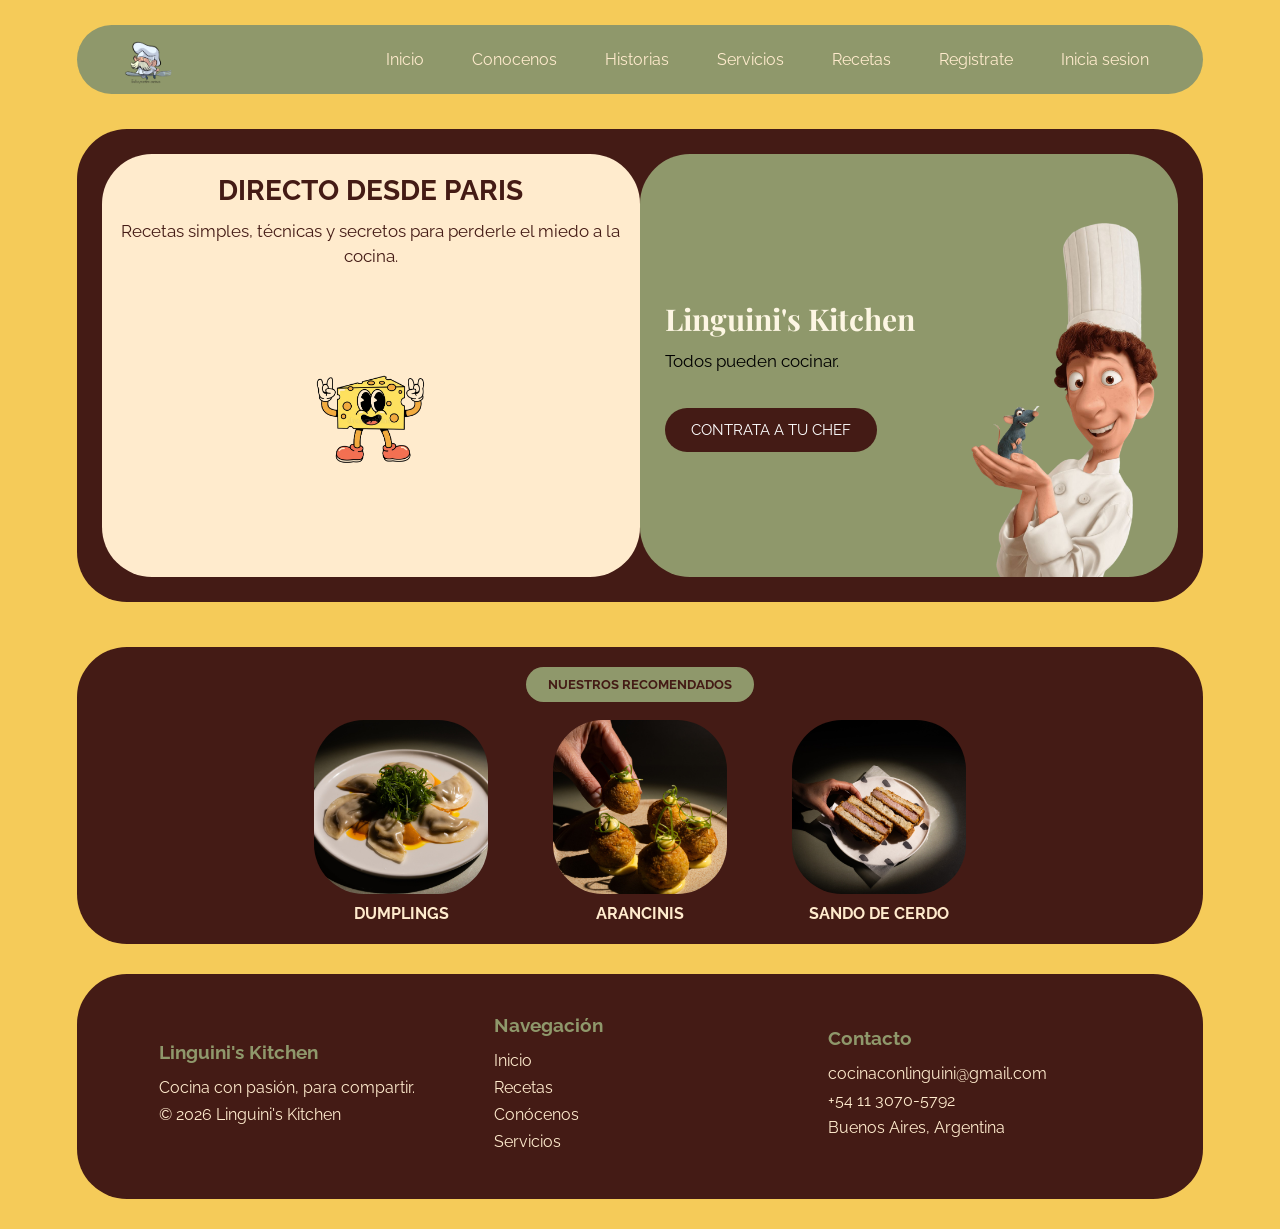
<file: index.html>
<!DOCTYPE html>
<html lang="es">
<head>
    <meta charset="UTF-8">
    <title>La cocina de Linguini</title>
    <link rel="stylesheet" href="Styles.css">
</head>
<body>

    <header>
        <div>
            <img src="img/logo.png" alt="logo">
        </div>
        <nav id="menu-fijo">
            <ul>
                <li><a href="index.html">Inicio</a></li>
                <li><a href="conocenos.html">Conocenos</a></li>
                <li><a href="historias.html">Historias</a></li>
                <li><a href="servicios.html">Servicios</a></li>
                <li><a href="recetas.html">Recetas</a></li>
                <li><a href="cuenta.html#registro">Registrate</a></li>
                <li><a href="cuenta.html#login">Inicia sesion</a></li>
            </ul>
        </nav>
    </header>

<section>
<article class="principal">

    <div id="contenedor_general">
        <div>
            <h2>DIRECTO DESDE PARIS</h2>
            <p>Recetas simples, técnicas y secretos para perderle el miedo a la cocina.</p>
            <img src="img/queso.png" alt="foto carnet linguini">
        </div>
    </div>

    <div id="contenedor_imagen">
        <div id="titulo-principal">
            <h1>Linguini's Kitchen</h1>
            <p>Todos pueden cocinar.</p>
           <a href="conocenos.html" id="boton-contrataatuchef">CONTRATA A TU CHEF</a>
        </div>

        <img src="img/linguini.png" alt="foto carnet linguini">
    </div>
</article>

<article class="secundario">
    <a href="recetas.html" id="boton-recetas">NUESTROS RECOMENDADOS</a>
    <!-- Fila flexible que agrupa los tres platos recomendados -->
    <div id="contenedor-platos">
        <div><a href="recetas.html#receta-dumplings"><img src="img/dumpling.jpg" alt="COMIDA 1"><h4>DUMPLINGS</h4></a></div>
        <div><a href="recetas.html#receta-arancinis"><img src="img/arancinis.jpg" alt="COMIDA 2"><h4>ARANCINIS</h4></a></div>
        <div><a href="recetas.html#receta-sando"><img src="img/sando2 (3).jpg" alt="COMIDA 3"><h4>SANDO DE CERDO</h4></a></div>
    </div>
</article>

</section>

<footer>
    <section class="columna-footer">
        <h3>Linguini's Kitchen</h3>
        <p>Cocina con pasión, para compartir.</p>
        <p>© 2026 Linguini's Kitchen</p>
    </section>

    <section class="columna-footer">
        <h3>Navegación</h3>
        <ul>
            <li><a href="index.html">Inicio</a></li>
            <li><a href="recetas.html">Recetas</a></li>
            <li><a href="conocenos.html">Conócenos</a></li>
            <li><a href="servicios.html">Servicios</a></li>
        </ul>
    </section>

    <section class="columna-footer">
        <h3>Contacto</h3>
        <ul>
            <li><a href="https://mail.google.com/mail/?view=cm&to=cocinaconlinguini@gmail.com">cocinaconlinguini@gmail.com</a></li>
            <li><a href="https://wa.me/5491130705792">+54 11 3070-5792</a></li>
            <li>Buenos Aires, Argentina</li>
        </ul>
    </section>
</footer>

<script src="./funciones.js"></script>

</body>
</html>
</file>
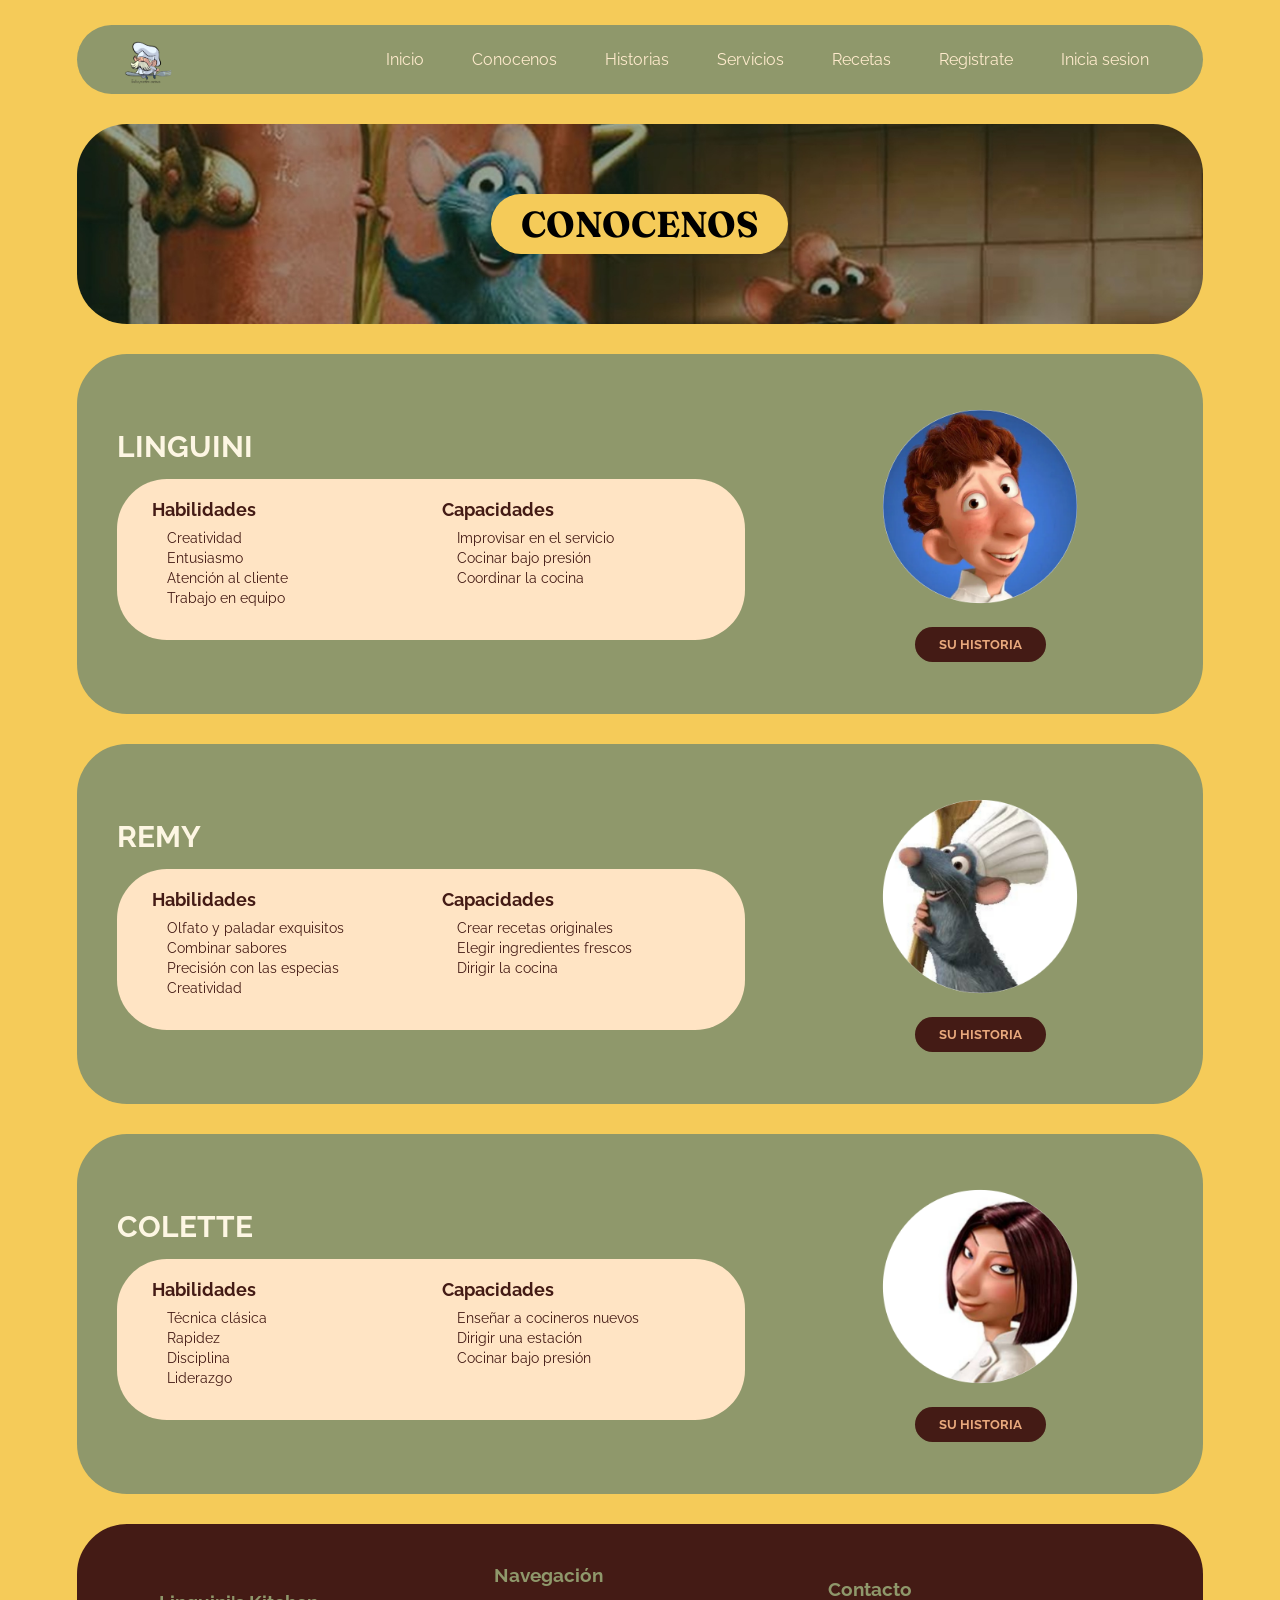
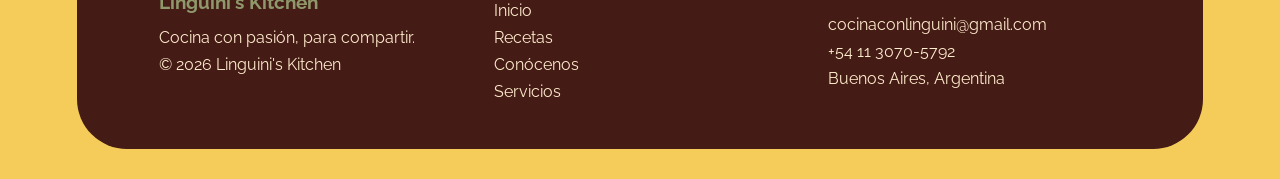
<file: conocenos.html>
<!DOCTYPE html>
<html lang="es">
<head>
    <meta charset="UTF-8">
    <title>Conocenos - Linguini's Kitchen</title>
    <link rel="stylesheet" href="Styles.css">
</head>
<body>

    <header>
        <div>
            <img src="img/logo.png" alt="logo">
        </div>
        <nav id="menu-fijo">
            <ul>
                <li><a href="index.html">Inicio</a></li>
                <li><a href="conocenos.html">Conocenos</a></li>
                <li><a href="historias.html">Historias</a></li>
                <li><a href="servicios.html">Servicios</a></li>
                <li><a href="recetas.html">Recetas</a></li>
                <li><a href="cuenta.html#registro">Registrate</a></li>
                <li><a href="cuenta.html#login">Inicia sesion</a></li>
            </ul>
        </nav>
    </header>

    <section>

        <article class="banner-conocenos">
            <h1>CONOCENOS</h1>
        </article>

        <article class="principal-conocenos">
            <div class="texto-cocinero">
                <h2>LINGUINI</h2>
                <div class="detalle-cocinero">
                    <div class="habilidades-cocinero">
                        <h3>Habilidades</h3>
                        <ul>
                            <li>Creatividad</li>
                            <li>Entusiasmo</li>
                            <li>Atención al cliente</li>
                            <li>Trabajo en equipo</li>
                        </ul>
                    </div>
                    <div class="capacidades-cocinero">
                        <h3>Capacidades</h3>
                        <ul>
                            <li>Improvisar en el servicio</li>
                            <li>Cocinar bajo presión</li>
                            <li>Coordinar la cocina</li>
                        </ul>
                    </div>
                </div>
            </div>
            <div class="foto-cocinero">
                <a href="historias.html#tarjeta-linguini"><img src="img/linguini-conocenos.png" alt="Linguini"></a>
                <a href="historias.html#tarjeta-linguini" class="boton-historia">SU HISTORIA</a>
            </div>
        </article>

        <article class="principal-conocenos">
            <div class="texto-cocinero">
                <h2>REMY</h2>
                <div class="detalle-cocinero">
                    <div class="habilidades-cocinero">
                        <h3>Habilidades</h3>
                        <ul>
                            <li>Olfato y paladar exquisitos</li>
                            <li>Combinar sabores</li>
                            <li>Precisión con las especias</li>
                            <li>Creatividad</li>
                        </ul>
                    </div>
                    <div class="capacidades-cocinero">
                        <h3>Capacidades</h3>
                        <ul>
                            <li>Crear recetas originales</li>
                            <li>Elegir ingredientes frescos</li>
                            <li>Dirigir la cocina</li>
                        </ul>
                    </div>
                </div>
            </div>
            <div class="foto-cocinero">
                <a href="historias.html#tarjeta-remy"><img src="img/Remy.png" alt="Remy"></a>
                <a href="historias.html#tarjeta-remy" class="boton-historia">SU HISTORIA</a>
            </div>
        </article>

        <article class="principal-conocenos">
            <div class="texto-cocinero">
                <h2>COLETTE</h2>
                <div class="detalle-cocinero">
                    <div class="habilidades-cocinero">
                        <h3>Habilidades</h3>
                        <ul>
                            <li>Técnica clásica</li>
                            <li>Rapidez</li>
                            <li>Disciplina</li>
                            <li>Liderazgo</li>
                        </ul>
                    </div>
                    <div class="capacidades-cocinero">
                        <h3>Capacidades</h3>
                        <ul>
                            <li>Enseñar a cocineros nuevos</li>
                            <li>Dirigir una estación</li>
                            <li>Cocinar bajo presión</li>
                        </ul>
                    </div>
                </div>
            </div>
            <div class="foto-cocinero">
                <a href="historias.html#tarjeta-colette"><img src="img/Collette.png" alt="Colette"></a>
                <a href="historias.html#tarjeta-colette" class="boton-historia">SU HISTORIA</a>
            </div>
        </article>

    </section>

    <footer>
        <section class="columna-footer">
            <h3>Linguini's Kitchen</h3>
            <p>Cocina con pasión, para compartir.</p>
            <p>© 2026 Linguini's Kitchen</p>
        </section>

        <section class="columna-footer">
            <h3>Navegación</h3>
            <ul>
                <li><a href="index.html">Inicio</a></li>
                <li><a href="recetas.html">Recetas</a></li>
                <li><a href="conocenos.html">Conócenos</a></li>
                <li><a href="servicios.html">Servicios</a></li>
            </ul>
        </section>

        <section class="columna-footer">
            <h3>Contacto</h3>
            <ul>
                <li><a href="https://mail.google.com/mail/?view=cm&to=cocinaconlinguini@gmail.com">cocinaconlinguini@gmail.com</a></li>
                <li><a href="https://wa.me/5491130705792">+54 11 3070-5792</a></li>
                <li>Buenos Aires, Argentina</li>
            </ul>
        </section>
    </footer>

    <script src="funciones.js"></script>
</body>
</html>
</file>
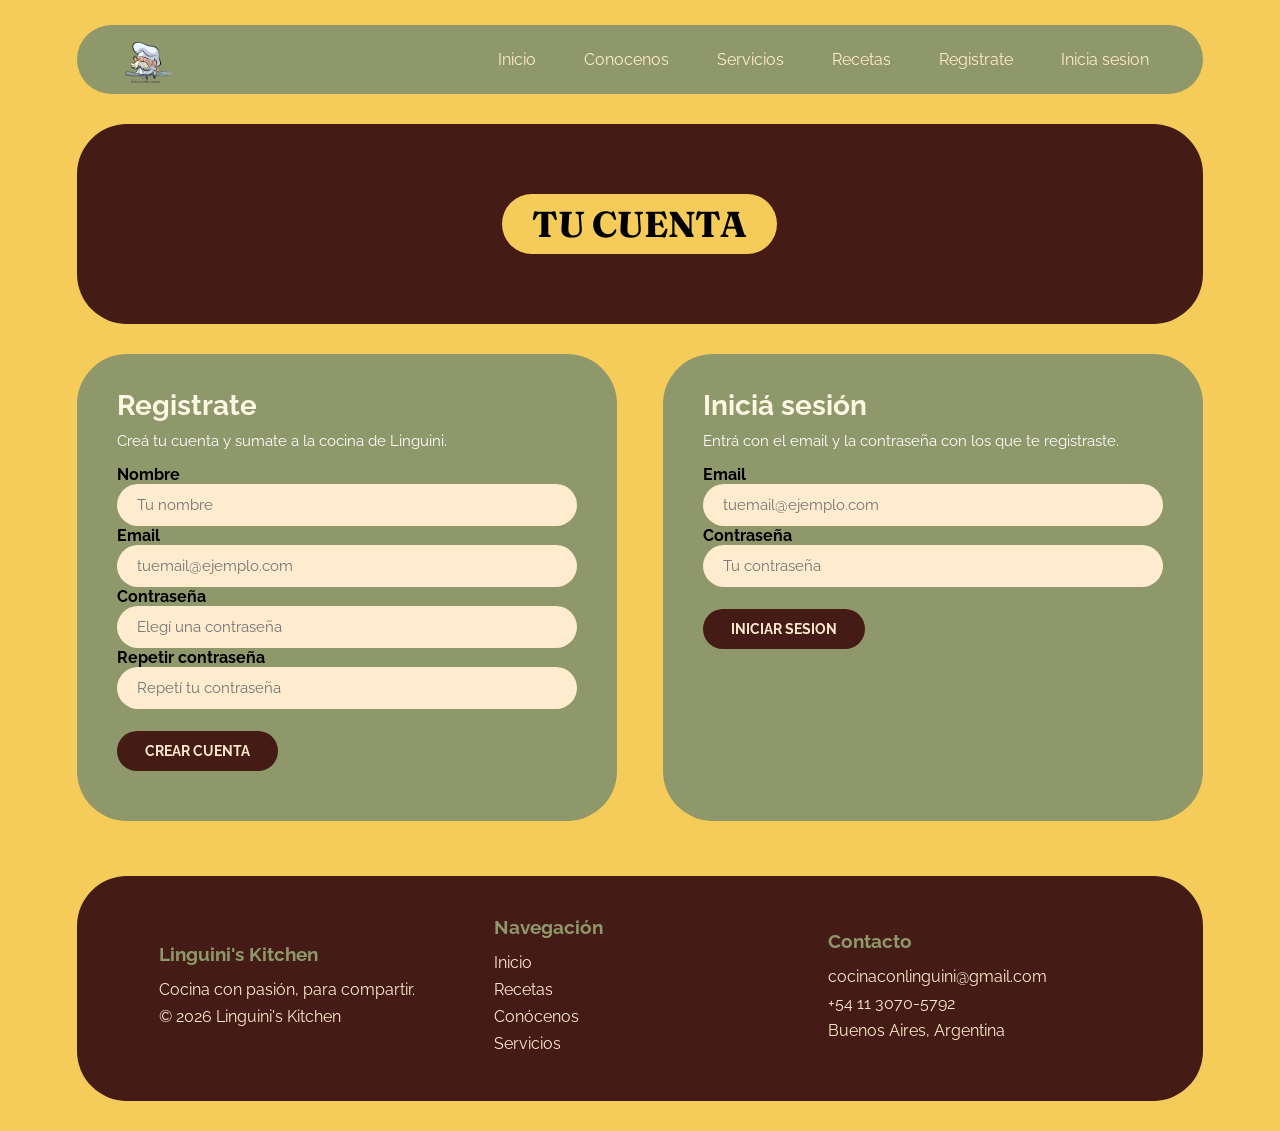
<file: cuenta.html>
<!DOCTYPE html>
<html lang="es">
<head>
    <meta charset="UTF-8">
    <title>Tu cuenta - Linguini's Kitchen</title>
    <link rel="stylesheet" href="Styles.css">
</head>
<body>

    <header>
        <div>
            <img src="img/logo.png" alt="logo">
        </div>
        <nav id="menu-fijo">
            <ul>
                <li><a href="index.html">Inicio</a></li>
                <li><a href="conocenos.html">Conocenos</a></li>
                <li><a href="servicios.html">Servicios</a></li>
                <li><a href="recetas.html">Recetas</a></li>
                <li><a href="cuenta.html#registro">Registrate</a></li>
                <li><a href="cuenta.html#login">Inicia sesion</a></li>
            </ul>
        </nav>
    </header>

<section>

    <article class="banner-cuenta">
        <h1>TU CUENTA</h1>
    </article>

    <!-- Se muestra solo después de iniciar sesión (lo controla funciones.js) -->
    <article class="panel-sesion" id="panel-sesion">
        <h2 id="saludo-usuario">Hola</h2>
        <p>Ya iniciaste sesión.</p>
        <div>
            <a href="index.html" class="boton-cuenta">IR AL INICIO</a>
            <button class="boton-cuenta" onclick="cerrarSesion()">CERRAR SESION</button>
        </div>
    </article>

    <div class="contenedor-cuenta" id="contenedor-cuenta">

        <!-- ========== REGISTRO ========== -->
        <article class="tarjeta-cuenta" id="registro">
            <h2>Registrate</h2>
            <p>Creá tu cuenta y sumate a la cocina de Linguini.</p>

            <div class="formulario-cuenta">
                <h4>Nombre</h4>
                <input id="registro-nombre" placeholder="Tu nombre">

                <h4>Email</h4>
                <input id="registro-email" placeholder="tuemail@ejemplo.com">

                <h4>Contraseña</h4>
                <input id="registro-clave" placeholder="Elegí una contraseña">

                <h4>Repetir contraseña</h4>
                <input id="registro-clave2" placeholder="Repetí tu contraseña">

                <button class="boton-cuenta" onclick="registrarUsuario()">CREAR CUENTA</button>
            </div>

            <p class="mensaje-cuenta" id="mensaje-registro"></p>
        </article>

        <!-- ========== INICIAR SESION ========== -->
        <article class="tarjeta-cuenta" id="login">
            <h2>Iniciá sesión</h2>
            <p>Entrá con el email y la contraseña con los que te registraste.</p>

            <div class="formulario-cuenta">
                <h4>Email</h4>
                <input id="login-email" placeholder="tuemail@ejemplo.com">

                <h4>Contraseña</h4>
                <input id="login-clave" placeholder="Tu contraseña">

                <button class="boton-cuenta" onclick="iniciarSesion()">INICIAR SESION</button>
            </div>

            <p class="mensaje-cuenta" id="mensaje-login"></p>
        </article>

    </div>

</section>

<footer>
    <section class="columna-footer">
        <h3>Linguini's Kitchen</h3>
        <p>Cocina con pasión, para compartir.</p>
        <p>© 2026 Linguini's Kitchen</p>
    </section>

    <section class="columna-footer">
        <h3>Navegación</h3>
        <ul>
            <li><a href="index.html">Inicio</a></li>
            <li><a href="recetas.html">Recetas</a></li>
            <li><a href="conocenos.html">Conócenos</a></li>
            <li><a href="servicios.html">Servicios</a></li>
        </ul>
    </section>

    <section class="columna-footer">
            <h3>Contacto</h3>
            <ul>
                <li><a href="https://mail.google.com/mail/?view=cm&to=cocinaconlinguini@gmail.com">cocinaconlinguini@gmail.com</a></li>
                <li><a href="https://wa.me/5491130705792">+54 11 3070-5792</a></li>
                <li>Buenos Aires, Argentina</li>
            </ul>
        </section>
</footer>

<script src="./funciones.js"></script>

</body>
</html>
</file>
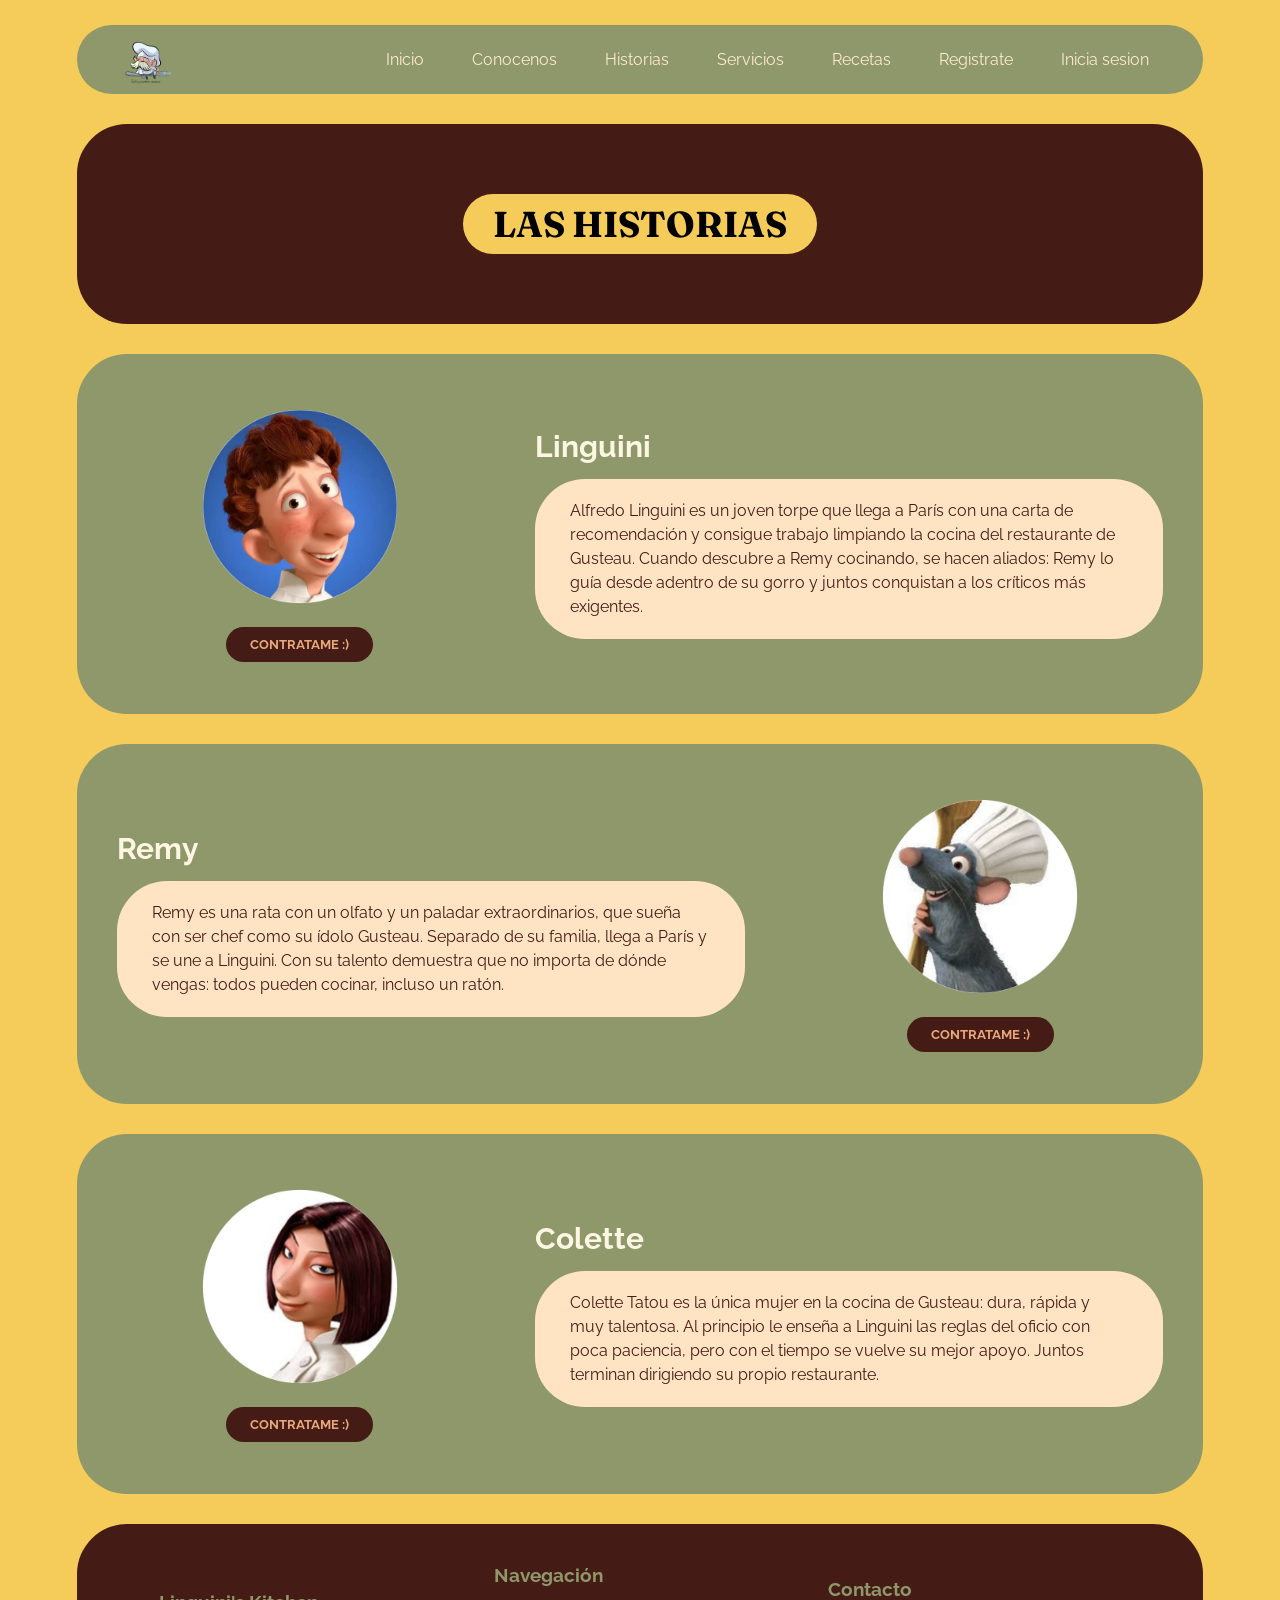
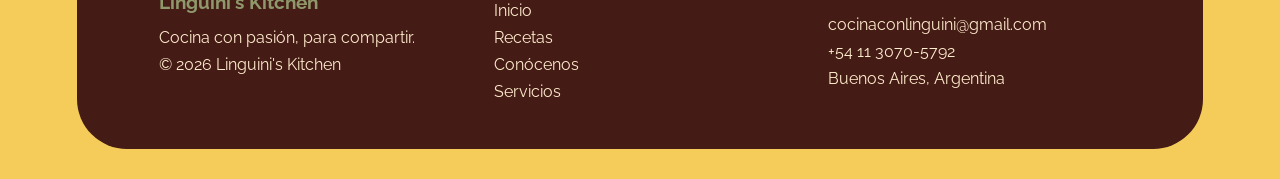
<file: historias.html>
<!DOCTYPE html>
<html lang="es">
<head>
    <meta charset="UTF-8">
    <title>Historias - Linguini's Kitchen</title>
    <link rel="stylesheet" href="Styles.css">
</head>
<body>

    <header>
        <div>
            <img src="img/logo.png" alt="logo">
        </div>
        <nav id="menu-fijo">
            <ul>
                <li><a href="index.html">Inicio</a></li>
                <li><a href="conocenos.html">Conocenos</a></li>
                <li><a href="historias.html">Historias</a></li>
                <li><a href="servicios.html">Servicios</a></li>
                <li><a href="recetas.html">Recetas</a></li>
                <li><a href="cuenta.html#registro">Registrate</a></li>
                <li><a href="cuenta.html#login">Inicia sesion</a></li>
            </ul>
        </nav>
    </header>

    <section>

        <article class="banner-historias">
            <h1>LAS HISTORIAS</h1>
        </article>

        <article class="tarjeta-historia" id="tarjeta-linguini">
            <div class="foto-historia">
                <img src="img/linguini-conocenos.png" alt="Linguini">
                <a href="https://wa.me/5491130705792" class="boton-contratame">CONTRATAME :)</a>
            </div>
            <div class="texto-historia">
                <h2>Linguini</h2>
                <p>Alfredo Linguini es un joven torpe que llega a París con una carta de recomendación y consigue trabajo limpiando la cocina del restaurante de Gusteau. Cuando descubre a Remy cocinando, se hacen aliados: Remy lo guía desde adentro de su gorro y juntos conquistan a los críticos más exigentes.</p>
            </div>
        </article>

        <article class="tarjeta-historia" id="tarjeta-remy">
            <div class="texto-historia">
                <h2>Remy</h2>
                <p>Remy es una rata con un olfato y un paladar extraordinarios, que sueña con ser chef como su ídolo Gusteau. Separado de su familia, llega a París y se une a Linguini. Con su talento demuestra que no importa de dónde vengas: todos pueden cocinar, incluso un ratón.</p>
            </div>
            <div class="foto-historia">
                <img src="img/Remy.png" alt="Remy">
                <a href="https://wa.me/5491130705792" class="boton-contratame">CONTRATAME :)</a>
            </div>
        </article>

        <article class="tarjeta-historia" id="tarjeta-colette">
            <div class="foto-historia">
                <img src="img/Collette.png" alt="Colette">
                <a href="https://wa.me/5491130705792" class="boton-contratame">CONTRATAME :)</a>
            </div>
            <div class="texto-historia">
                <h2>Colette</h2>
                <p>Colette Tatou es la única mujer en la cocina de Gusteau: dura, rápida y muy talentosa. Al principio le enseña a Linguini las reglas del oficio con poca paciencia, pero con el tiempo se vuelve su mejor apoyo. Juntos terminan dirigiendo su propio restaurante.</p>
            </div>
        </article>

    </section>

    <footer>
        <section class="columna-footer">
            <h3>Linguini's Kitchen</h3>
            <p>Cocina con pasión, para compartir.</p>
            <p>© 2026 Linguini's Kitchen</p>
        </section>
        <section class="columna-footer">
            <h3>Navegación</h3>
            <ul>
                <li><a href="index.html">Inicio</a></li>
                <li><a href="recetas.html">Recetas</a></li>
                <li><a href="conocenos.html">Conócenos</a></li>
                <li><a href="servicios.html">Servicios</a></li>
            </ul>
        </section>
        <section class="columna-footer">
            <h3>Contacto</h3>
            <ul>
                <li><a href="https://mail.google.com/mail/?view=cm&to=cocinaconlinguini@gmail.com">cocinaconlinguini@gmail.com</a></li>
                <li><a href="https://wa.me/5491130705792">+54 11 3070-5792</a></li>
                <li>Buenos Aires, Argentina</li>
            </ul>
        </section>
    </footer>

    <script src="funciones.js"></script>
</body>
</html>
</file>
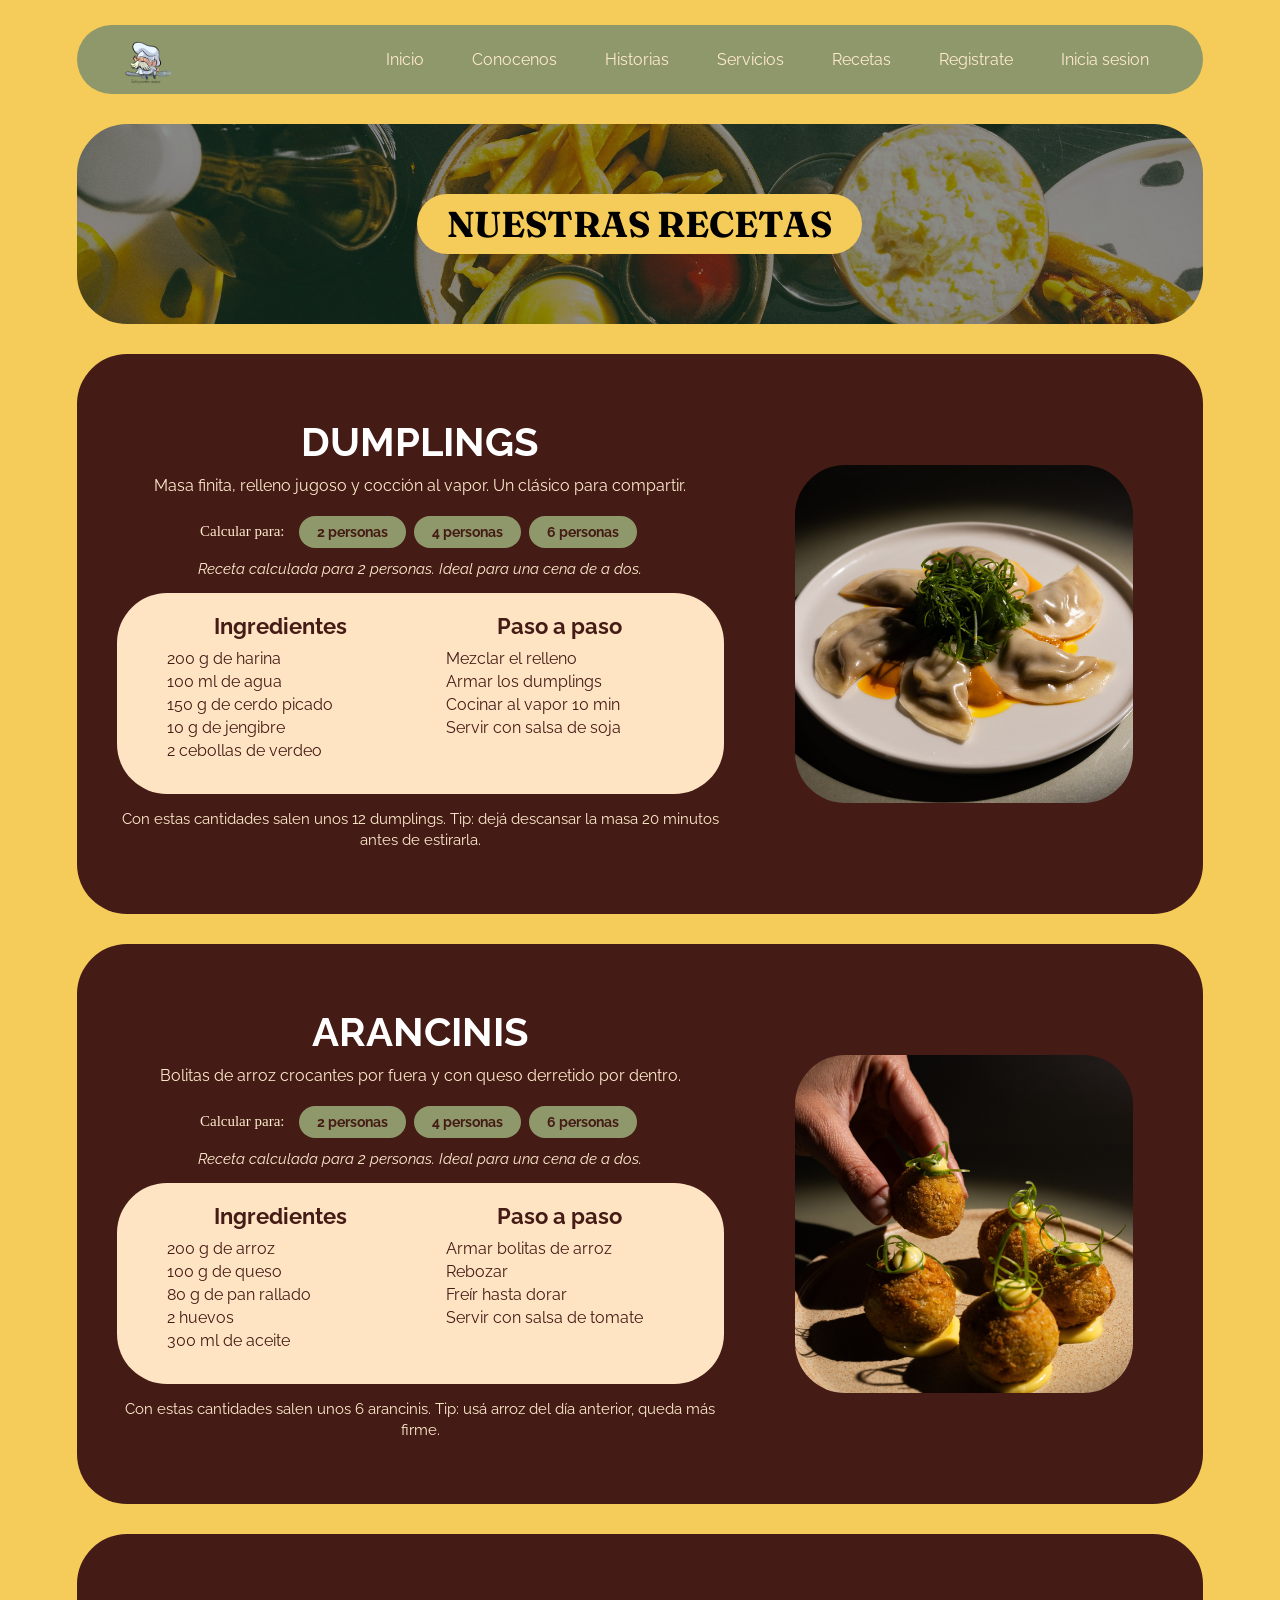
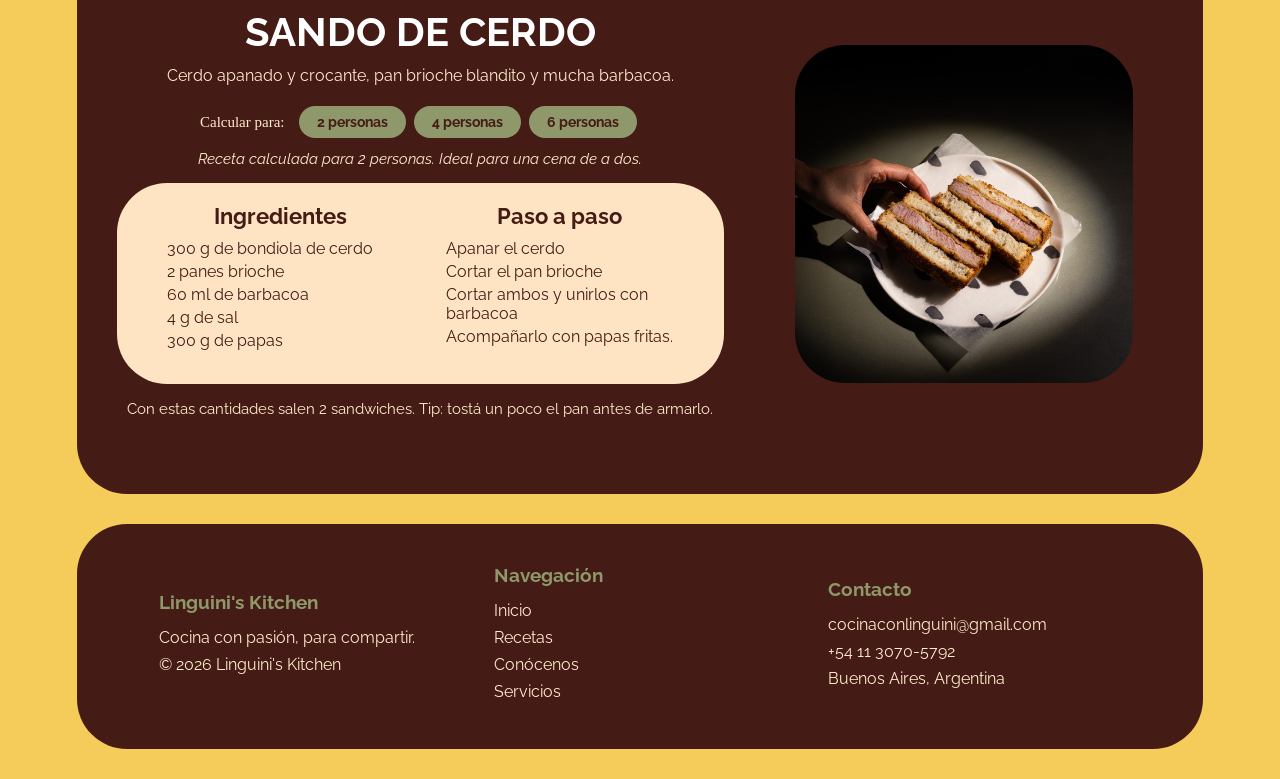
<file: recetas.html>
<!DOCTYPE html>
<html lang="es">
<head>
    <meta charset="UTF-8">
    <title>RECETAS</title>
    <link rel="stylesheet" href="Styles.css">
</head>

<body>

    <header>
        <div>
            <img src="img/logo.png" alt="logo">
        </div>
        <nav id="menu-fijo">
            <ul>
                <li><a href="index.html">Inicio</a></li>
                <li><a href="conocenos.html">Conocenos</a></li>
                <li><a href="historias.html">Historias</a></li>
                <li><a href="servicios.html">Servicios</a></li>
                <li><a href="recetas.html">Recetas</a></li>
                <li><a href="cuenta.html#registro">Registrate</a></li>
                <li><a href="cuenta.html#login">Inicia sesion</a></li>
            </ul>
        </nav>
    </header>

<section>

    <article class="banner-recetas">
        <h1>NUESTRAS RECETAS</h1>
    </article>

    <!-- ========== DUMPLINGS ========== -->
    <article class="principal-recetas" id="receta-dumplings">
        <div class="texto-receta">
            <h2>DUMPLINGS</h2>
            <p class="descripcion-receta">Masa finita, relleno jugoso y cocción al vapor. Un clásico para compartir.</p>

            <div class="selector-personas">
                <span>Calcular para:</span>
                <button class="btn-personas" onclick="dumplings(2)">2 personas</button>
                <button class="btn-personas" onclick="dumplings(4)">4 personas</button>
                <button class="btn-personas" onclick="dumplings(6)">6 personas</button>
            </div>
            <p class="mensaje-calculo" id="mensaje-dumplings">Receta calculada para 2 personas. Ideal para una cena de a dos.</p>

            <div class="detalle-receta">
                <div class="ingredientes-receta">
                    <h3>Ingredientes</h3>
                    <ul id="lista-dumplings">
                        <li>200 g de harina</li>
                        <li>100 ml de agua</li>
                        <li>150 g de cerdo picado</li>
                        <li>10 g de jengibre</li>
                        <li>2 cebollas de verdeo</li>
                    </ul>
                </div>
                <div class="pasos-receta">
                    <h3>Paso a paso</h3>
                    <ul>
                        <li>Mezclar el relleno</li>
                        <li>Armar los dumplings</li>
                        <li>Cocinar al vapor 10 min</li>
                        <li>Servir con salsa de soja</li>
                    </ul>
                </div>
            </div>

            <p class="consejo-receta" id="consejo-dumplings">Con estas cantidades salen unos 12 dumplings. Tip: dejá descansar la masa 20 minutos antes de estirarla.</p>
        </div>

        <div class="foto-receta">
            <img src="img/dumpling.jpg" alt="Dumplings">
        </div>
    </article>

    <!-- ========== ARANCINIS ========== -->
    <article class="principal-recetas" id="receta-arancinis">
        <div class="texto-receta">
            <h2>ARANCINIS</h2>
            <p class="descripcion-receta">Bolitas de arroz crocantes por fuera y con queso derretido por dentro.</p>

            <div class="selector-personas">
                <span>Calcular para:</span>
                <button class="btn-personas" onclick="arancinis(2)">2 personas</button>
                <button class="btn-personas" onclick="arancinis(4)">4 personas</button>
                <button class="btn-personas" onclick="arancinis(6)">6 personas</button>
            </div>
            <p class="mensaje-calculo" id="mensaje-arancinis">Receta calculada para 2 personas. Ideal para una cena de a dos.</p>

            <div class="detalle-receta">
                <div class="ingredientes-receta">
                    <h3>Ingredientes</h3>
                    <ul id="lista-arancinis">
                        <li>200 g de arroz</li>
                        <li>100 g de queso</li>
                        <li>80 g de pan rallado</li>
                        <li>2 huevos</li>
                        <li>300 ml de aceite</li>
                    </ul>
                </div>
                <div class="pasos-receta">
                    <h3>Paso a paso</h3>
                    <ul>
                        <li>Armar bolitas de arroz</li>
                        <li>Rebozar</li>
                        <li>Freír hasta dorar</li>
                        <li>Servir con salsa de tomate</li>
                    </ul>
                </div>
            </div>

            <p class="consejo-receta" id="consejo-arancinis">Con estas cantidades salen unos 6 arancinis. Tip: usá arroz del día anterior, queda más firme.</p>
        </div>

        <div class="foto-receta">
            <img src="img/arancinis.jpg" alt="Arancinis">
        </div>
    </article>

    <!-- ========== SANDO DE CERDO ========== -->
    <article class="principal-recetas" id="receta-sando">
        <div class="texto-receta">
            <h2>SANDO DE CERDO</h2>
            <p class="descripcion-receta">Cerdo apanado y crocante, pan brioche blandito y mucha barbacoa.</p>

            <div class="selector-personas">
                <span>Calcular para:</span>
                <button class="btn-personas" onclick="sando(2)">2 personas</button>
                <button class="btn-personas" onclick="sando(4)">4 personas</button>
                <button class="btn-personas" onclick="sando(6)">6 personas</button>
            </div>
            <p class="mensaje-calculo" id="mensaje-sando">Receta calculada para 2 personas. Ideal para una cena de a dos.</p>

            <div class="detalle-receta">
                <div class="ingredientes-receta">
                    <h3>Ingredientes</h3>
                    <ul id="lista-sando">
                        <li>300 g de bondiola de cerdo</li>
                        <li>2 panes brioche</li>
                        <li>60 ml de barbacoa</li>
                        <li>4 g de sal</li>
                        <li>300 g de papas</li>
                    </ul>
                </div>
                <div class="pasos-receta">
                    <h3>Paso a paso</h3>
                    <ul>
                        <li>Apanar el cerdo</li>
                        <li>Cortar el pan brioche</li>
                        <li>Cortar ambos y unirlos con barbacoa</li>
                        <li>Acompañarlo con papas fritas.</li>
                    </ul>
                </div>
            </div>

            <p class="consejo-receta" id="consejo-sando">Con estas cantidades salen 2 sandwiches. Tip: tostá un poco el pan antes de armarlo.</p>
        </div>

        <div class="foto-receta">
            <img src="img/sando2 (3).jpg" alt="SANDO DE CERDO">
        </div>
    </article>

</section>

<footer>
    <section class="columna-footer">
        <h3>Linguini's Kitchen</h3>
        <p>Cocina con pasión, para compartir.</p>
        <p>© 2026 Linguini's Kitchen</p>
    </section>

    <section class="columna-footer">
        <h3>Navegación</h3>
        <ul>
            <li><a href="index.html">Inicio</a></li>
            <li><a href="recetas.html">Recetas</a></li>
            <li><a href="conocenos.html">Conócenos</a></li>
            <li><a href="servicios.html">Servicios</a></li>
        </ul>
    </section>

    <section class="columna-footer">
        <h3>Contacto</h3>
        <ul>
            <li><a href="https://mail.google.com/mail/?view=cm&to=cocinaconlinguini@gmail.com">cocinaconlinguini@gmail.com</a></li>
            <li><a href="https://wa.me/5491130705792">+54 11 3070-5792</a></li>
            <li>Buenos Aires, Argentina</li>
        </ul>
    </section>
</footer>

<script src="./funciones.js"></script>

</body>
</html>
</file>
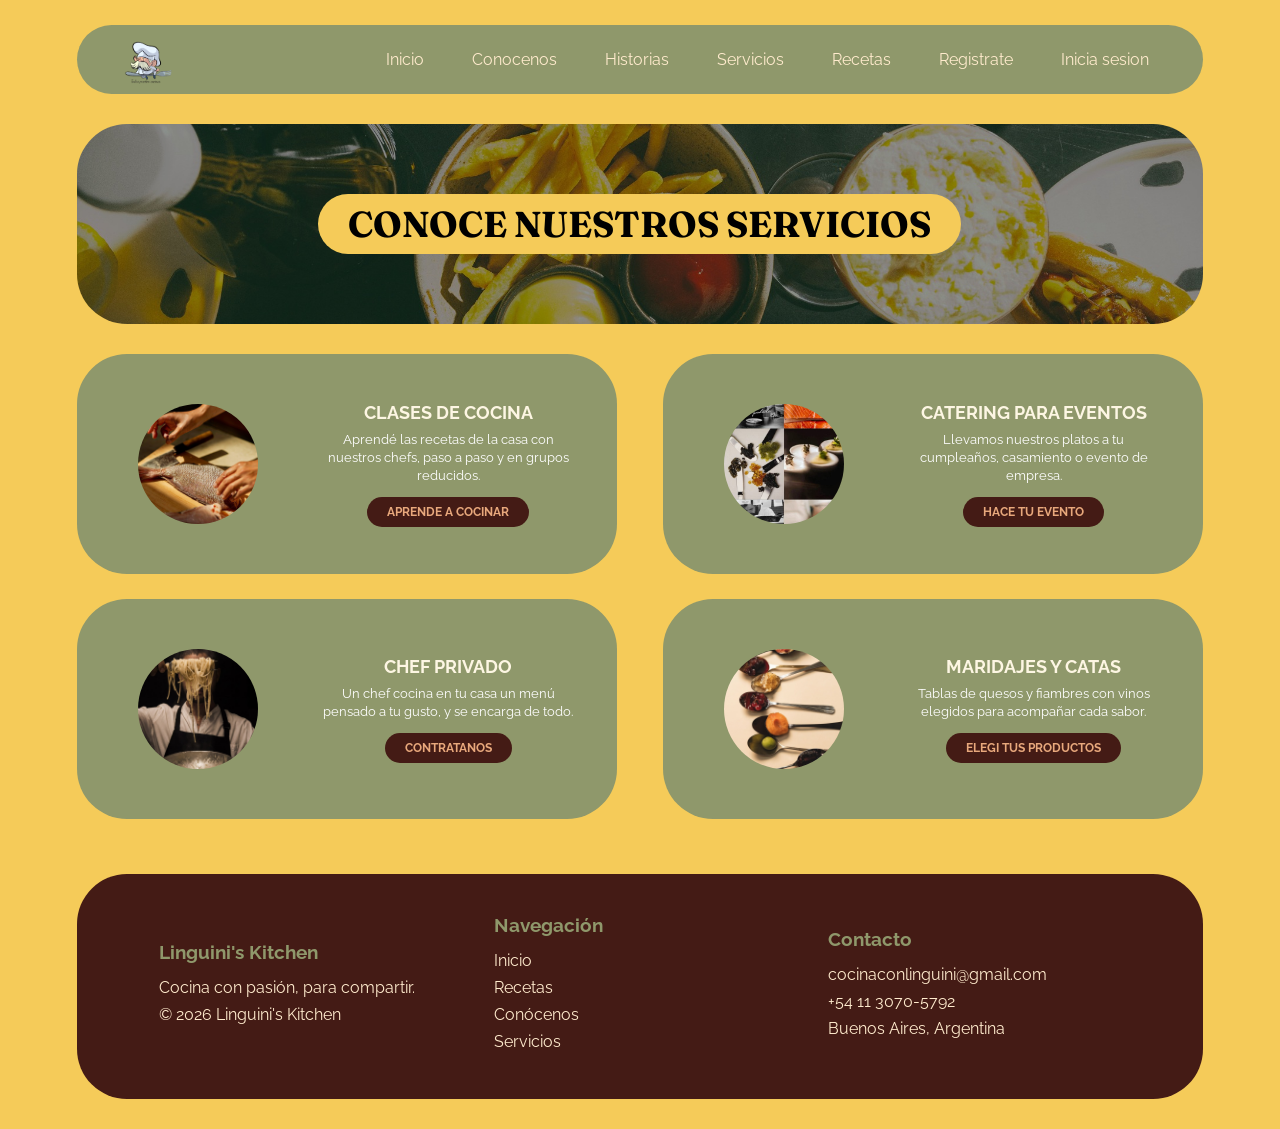
<file: servicios.html>
<!DOCTYPE html>
<html lang="es">
<head>
    <meta charset="UTF-8">
    <title>Servicios - Linguini's Kitchen</title>
    <link rel="stylesheet" href="Styles.css">
</head>
<body>

    <header>
        <div>
            <img src="img/logo.png" alt="logo">
        </div>
        <nav id="menu-fijo">
            <ul>
                <li><a href="index.html">Inicio</a></li>
                <li><a href="conocenos.html">Conocenos</a></li>
                <li><a href="historias.html">Historias</a></li>
                <li><a href="servicios.html">Servicios</a></li>
                <li><a href="recetas.html">Recetas</a></li>
                <li><a href="cuenta.html#registro">Registrate</a></li>
                <li><a href="cuenta.html#login">Inicia sesion</a></li>
            </ul>
        </nav>
    </header>

    <section>

        <article class="banner-servicios">
            <h1>CONOCE NUESTROS SERVICIOS</h1>
        </article>

        <div class="grilla-servicios">

            <article class="tarjeta-servicio">
                <div class="foto-servicio">
                    <img src="img/clasesdecocina.jpg" alt="Clases de cocina">
                </div>
                <div class="texto-servicio">
                    <h2>CLASES DE COCINA</h2>
                    <p>Aprendé las recetas de la casa con nuestros chefs, paso a paso y en grupos reducidos.</p>
                    <a href="https://wa.me/5491130705792" id="aprendeacocinar">APRENDE A COCINAR</a>
                </div>
            </article>

            <article class="tarjeta-servicio">
                <div class="foto-servicio">
                    <img src="img/catering.jpg" alt="Catering para eventos">
                </div>
                <div class="texto-servicio">
                    <h2>CATERING PARA EVENTOS</h2>
                    <p>Llevamos nuestros platos a tu cumpleaños, casamiento o evento de empresa.</p>
                    <a href="https://wa.me/5491130705792" id="hacetuevento">HACE TU EVENTO</a>
                </div>
            </article>

            <article class="tarjeta-servicio">
                <div class="foto-servicio">
                    <img src="img/chefprivado.jpg" alt="Chef privado">
                </div>
                <div class="texto-servicio">
                    <h2>CHEF PRIVADO</h2>
                    <p>Un chef cocina en tu casa un menú pensado a tu gusto, y se encarga de todo.</p>
                    <a href="https://wa.me/5491130705792" id="contratanos">CONTRATANOS</a>
                </div>
            </article>

            <article class="tarjeta-servicio">
                <div class="foto-servicio">
                    <img src="img/maridajeycata.jpg" alt="Maridajes y catas">
                </div>
                <div class="texto-servicio">
                    <h2>MARIDAJES Y CATAS</h2>
                    <p>Tablas de quesos y fiambres con vinos elegidos para acompañar cada sabor.</p>
                    <a href="https://wa.me/5491130705792" id="elegitusproductos">ELEGI TUS PRODUCTOS</a>
                </div>
            </article>

        </div>

    </section>

    <footer>
        <section class="columna-footer">
            <h3>Linguini's Kitchen</h3>
            <p>Cocina con pasión, para compartir.</p>
            <p>© 2026 Linguini's Kitchen</p>
        </section>

        <section class="columna-footer">
            <h3>Navegación</h3>
            <ul>
                <li><a href="index.html">Inicio</a></li>
                <li><a href="recetas.html">Recetas</a></li>
                <li><a href="conocenos.html">Conócenos</a></li>
                <li><a href="servicios.html">Servicios</a></li>
            </ul>
        </section>

        <section class="columna-footer">
            <h3>Contacto</h3>
            <ul>
                <li><a href="https://mail.google.com/mail/?view=cm&to=cocinaconlinguini@gmail.com">cocinaconlinguini@gmail.com</a></li>
                <li><a href="https://wa.me/5491130705792">+54 11 3070-5792</a></li>
                <li>Buenos Aires, Argentina</li>
            </ul>
        </section>
    </footer>

    <script src="funciones.js"></script>
</body>
</html>
</file>
<file: Styles.css>
@import url('https://fonts.googleapis.com/css2?family=Fraunces:ital,opsz,wght@0,9..144,100..900;1,9..144,100..900&family=Kaushan+Script&family=Lobster&family=Playfair+Display:ital,wght@0,600;0,700;1,600;1,700&family=Raleway:ital,wght@0,100..900;1,100..900&family=Yellowtail&display=swap');


* {
	box-sizing: border-box;
	margin: 0;
	padding: 0;
}

body {
	background-color: rgb(245, 203, 89);
	margin: 0;
}

/* Menu de navegacion*/
header{
	width: 88%;
	margin: 25px auto 0 auto;
	display: flex;
	justify-content: space-between;
	align-items: center;
	background-color: #8f986b;
	padding: 10px 40px;
	border-radius: 50px;
}

header img{
	width: 60px;
	height: auto;
	display: block;
}

#menu-fijo ul li{
	margin-left: 20px;
}

#menu-fijo ul li a{
	text-decoration: none;
	color: blanchedalmond;
	padding: 8px 14px;
	border-radius: 50px;
	display: inline-block;
	transition: background-color 0.3s ease, color 0.3s ease, transform 0.2s ease;
}

#menu-fijo ul li a:hover{
	background-color: #441b15;
	color: blanchedalmond;
	transform: scale(1.05);
}
#menu-fijo ul{
	display: flex;
	align-items: center;
	list-style-type: none;
	font-family: 'Franklin Gothic Medium', sans-serif; /*cambiar estilo de fuente*/
	margin: 0;
	padding: 0;
}


.principal{
	width: 88%;
	margin: 35px auto;
	display: flex;
	align-items: stretch; /* Iguala la altura exacta de ambas tarjetas */
	background-color: #441b15;
	padding: 25px;
	border-radius: 50px;
}


/* Contenedor izquierdo del queso  */
#contenedor_general{  /*contenedor izquierdo*/
	width: 50%;
	padding: 20px 15px;
	background-color: blanchedalmond;
	border-radius: 50px;
	display: flex;
	flex-direction: column;
	justify-content: flex-start; /* Arranca arriba igual que Linguini */
	align-items: center;
	text-align: center;
}

/* Columna interior con textos y foto */
#contenedor_general div{
	display: flex;
	flex-direction: column;
	align-items: center;
}

#contenedor_general h2{
	font-size: 28px;
	color: #441b15;
	margin-bottom: 12px;
}

#contenedor_general p{
	font-size: 17px;
	color: #441b15;
	line-height: 25px;
	margin-bottom: 12px;
}

/* Imagen del queso  */
#contenedor_general img{
	width: 195px; 
	height: auto;
}

#contenedor_imagen{ /*contenedor con la foto de linguini*/
	width: 50%;
	padding: 20px 20px 0 25px; /* 0 abajo para que la imagen toque la base */
	background-color: #8f986b;
	border-radius: 50px;
	overflow: hidden;          /* Corta la imagen en la esquina*/
	display: flex;
	flex-direction: row;
	justify-content: space-between;
	align-items: flex-end;     /* Todos los hijos apoyados */
}

/* texto dentro del contenedor derecho */
#titulo-principal{
	width: 58%;
	margin: auto 0;            /* Centra el texto en vertical*/
	display: flex;
	flex-direction: column;
	align-items: flex-start;
	justify-content: center;
}

/* Titulo principal */
#titulo-principal h1{
	font-family: 'Playfair Display', Georgia, serif;
	font-size: 30px;
	font-weight: 700;
	color: #fdf6e3;
	white-space: nowrap;       /*el texto quede en una sola linea */
	margin-bottom: 12px;
}

#titulo-principal p{
	font-size: 17px;
	margin-bottom: 12px;
}

#boton-contrataatuchef{
	color: #ffffff;
	text-decoration: none;
	background-color: #441b15;
	padding: 13px 26px;
	border-radius: 50px;
	font-size: 15px;
	margin-top: 25px; /* Empuja el botn abajo */
	display: inline-block;
	cursor: pointer;
	transition: background-color 0.3s ease, color 0.3s ease, transform 0.2s ease;
}
#boton-contrataatuchef:hover{
	background-color: blanchedalmond;
	color: #441b15;
	transform: scale(1.05);
}

/* Imagen de Linguini sin flotar */
#contenedor_imagen img{
	width: 38%;
	height: auto;
	display: block;
}

/* Bloque secundario  */
.secundario{
	width: 88%;
	margin: 45px auto 30px auto;
	display: flex;
	flex-direction: column; /*  botón arriba y los platos abajo */
	align-items: center;     /* Centra todo horizontalmente */
	background-color: #441b15;
	border-radius: 50px;
	padding: 20px;
}

#boton-recetas{
	color: #441b15;
	text-decoration: none;
	background-color: #8f986b;
	padding: 10px 22px;
	border-radius: 50px;
	font-weight: bold;
	font-size: 13px;
	margin-bottom: 18px; /* Separa el boton de los platos */
	display: inline-block;
	cursor: pointer;
	transition: background-color 0.3s ease, color 0.3s ease, transform 0.2s ease;
}

#boton-recetas:hover{
	background-color: blanchedalmond;
	color: #441b15;
	transform: scale(1.05);
}

/* Fila con los 3 platos */
#contenedor-platos{
	width: 100%;
	display: flex;
	flex-direction: row;     /* Platos uno al lado del otro */
	justify-content: center; /* Centrados en fila */
	align-items: center;
}

/* Tarjetas de comidas */
#contenedor-platos div{
	width: 16%;
	margin: 0 3%;
	text-align: center;
}

/* Fotos de comida cuadradas */
#contenedor-platos div img{
	width: 100%;
	height: auto;
	display: block;
	border-radius: 50px;
}

/* Titulos de cada comida */
#contenedor-platos div h4{
	margin-top: 10px;
	font-size: 16px;
	font-weight: bold;
	line-height: 20px;
	color: blanchedalmond;
}

#contenedor-platos div a{
	text-decoration: none;
	color: blanchedalmond;
	text-align: center;
	transition: color 0.3s ease;
}

#contenedor-platos div a:hover{
	color: rgb(245, 203, 89);
}


footer{
	display: flex;
	flex-wrap: wrap;
	justify-content: center;
	align-items: center;
	background-color: #441b15;
	color: blanchedalmond;
	width: 88%;
	margin: 30px auto;
	padding: 40px;
	border-radius: 50px;
}

footer img{
	width: 40px;
	margin: 0 10px;
}

/* 3 columnas*/
.columna-footer{
	width: 28%;
	margin: 0 2%;
}

.columna-footer h3{
	color: #8f986b;
	margin-bottom: 15px;
}

.columna-footer ul{
	list-style-type: none;
	padding: 0;
}

.columna-footer li{
	margin-bottom: 8px;
}

.columna-footer p{
	margin: 0 0 8px 0;
}

.columna-footer a{
	color: blanchedalmond;
	text-decoration: none;
	transition: color 0.3s ease;
}

.columna-footer a:hover{
	color: rgb(245, 203, 89);
}

.redes-footer{
	margin-top: 15px;
}


/*ACA TERMINA LA PAGINA DE INICIOOOOOO*/ 


.banner-recetas{
	background-image: url(img/BANNER-banner.jpg);
	background-size: cover;
	background-position: center;
	background-repeat: no-repeat;
	background-color: #441b15;
	width: 88%;
	padding: 70px 0;           /* El alto lo da el contenido + este aire (antes height: 200px) */
	margin: 30px auto;
	border-radius: 50px;
	display: flex;
	justify-content: center;
	align-items: center;
}
.banner-recetas h1{
	background-color: rgb(245, 203, 89);
	color: black;
	font-size: 36px;
	text-align: center;
	padding: 8px 30px;
	border-radius: 50px;
}

/* Cada receta: texto a la izquierda y foto a la derecha con flex */
/* min-height para que las 3 recetas midan lo mismo */
.principal-recetas{
	display: flex;
	justify-content: space-between;
	align-items: center;
	background-color: #441b15;
	width: 88%;
	min-height: 560px;
	margin: 30px auto;
	padding: 25px 40px;
	border-radius: 50px;
}
.principal-recetas .texto-receta{
	width: 58%;
	color: white;
	text-align: center;
}

.principal-recetas .texto-receta h2{
	text-align: center;
	font-size: 40px;
	margin-bottom: 10px;
}

/* Texto que acompana a cada receta */
.descripcion-receta{
	font-size: 16px;
	line-height: 22px;
	color: blanchedalmond;
	margin-bottom: 15px;
}

/* Selector de 2  4  6 personas */
.selector-personas{
	display: flex;
	flex-wrap: wrap;
	justify-content: center;
	align-items: center;
	margin-bottom: 8px;
}

.selector-personas span{
	font-size: 15px;
	color: blanchedalmond;
	margin-right: 10px;
}

.btn-personas{
	background-color: #8f986b;
	color: #441b15;
	border: none;
	border-radius: 50px;
	padding: 8px 18px;
	margin: 4px;
	font-family: 'Raleway', sans-serif;
	font-size: 14px;
	font-weight: bold;
	cursor: pointer;
	transition: background-color 0.3s ease, color 0.3s ease, transform 0.2s ease;
}

.btn-personas:hover{
	background-color: blanchedalmond;
	color: #441b15;
	transform: scale(1.05);
}

/* Boton de opcion elegida */
.btn-personas.activo{
	background-color: blanchedalmond;
	color: #441b15;
}

.mensaje-calculo{
	font-size: 15px;
	font-style: italic;
	color: blanchedalmond;
	margin-bottom: 15px;
}

.cantidad{
	font-weight: bold;
}

.consejo-receta{
	font-size: 15px;
	line-height: 21px;
	color: blanchedalmond;
	margin-top: 15px;
}

.detalle-receta ul{
	display: flex;
	flex-direction: column;
	list-style-type: none;
	margin: 10px 0;
	padding-left: 15px;
}

.detalle-receta ul li{
	margin-bottom: 4px;
	color: #441b15;
	text-align: left;
}

.detalle-receta h3{
	font-size: 22px;
	color: #441b15;
}

.detalle-receta{
	display: flex;
	justify-content: space-between;
	align-items: flex-start;
	background-color: bisque;
	padding: 20px 35px;
	border-radius: 50px;
}

.ingredientes-receta{
	width: 48%;
}
.pasos-receta{
	width: 48%;
}


.principal-recetas .foto-receta{
	width: 38%;
	display: flex;
	justify-content: center;
	align-items: center;
}
.principal-recetas .foto-receta img{
	width: 85%;
	height: auto;
	border-radius: 50px;
	display: block;
}





/*    CONOCENOS   
*/



.banner-conocenos{
	background-image: url(img/equipo-banner.jpg);
	background-size: cover;
	background-position: center;
	background-repeat: no-repeat;
	background-color: #441b15;
	width: 88%;
	padding: 70px 0;           /* El alto lo da el contenido + aire */
	margin: 30px auto;
	border-radius: 50px;
	display: flex;
	justify-content: center;
	align-items: center;
}

.banner-conocenos h1{
	background-color: rgb(245, 203, 89);
	color: black;
	font-size: 36px;
	text-align: center;
	padding: 8px 30px;
	border-radius: 50px;
}

/* Los 3 bloques de cocineros con el mismo ancho y alto */
.principal-conocenos{
	width: 88%;
	margin: 30px auto;
	min-height: 360px;
	display: flex;
	justify-content: space-between;
	align-items: center;
	background-color: #8f986b;
	padding: 25px 40px;
	border-radius: 50px;
}

.principal-conocenos .texto-cocinero{
	width: 60%;
	color: white;
	text-align: left;
}

.principal-conocenos .texto-cocinero h2{
	font-size: 30px;
	color: #fdf6e3;
	margin-bottom: 15px;
	text-align: left;
}

.detalle-cocinero{
	display: flex;
	justify-content: space-between;
	align-items: flex-start;
	background-color: bisque;
	padding: 20px 35px;
	border-radius: 50px;
}

.detalle-cocinero ul{
	display: flex;
	flex-direction: column;
	list-style-type: none;
	margin: 10px 0;
	padding-left: 15px;
}

.detalle-cocinero ul li{
	margin-bottom: 4px;
	color: #441b15;
	text-align: left;
	font-size: 14px;
}

.detalle-cocinero h3{
	font-size: 18px;
	color: #441b15;
	margin-bottom: 5px;
}

.habilidades-cocinero{
	width: 48%;
}

.capacidades-cocinero{
	width: 48%;
}

.principal-conocenos .foto-cocinero{
	width: 35%;
	display: flex;
	flex-direction: column;
	justify-content: center;
	align-items: center;
}

.principal-conocenos .foto-cocinero a{
	width: 55%;
}

.principal-conocenos .foto-cocinero img{
	width: 100%;
	height: auto;
	border-radius: 50%;
	display: block;
}

.boton-historia{
	color: #e8a87c;
	text-decoration: none;
	background-color: #441b15;
	padding: 10px 24px;
	border-radius: 50px;
	font-size: 13px;
	font-weight: bold;
	display: inline-block;
	margin-top: 20px;
	cursor: pointer;
	transition: background-color 0.3s ease, color 0.3s ease, transform 0.2s ease;
}

.boton-historia:hover{
	background-color: blanchedalmond;
	color: #441b15;
	transform: scale(1.05);
}

.principal-conocenos .foto-cocinero .boton-historia{
	width: auto;
}


/* SERVICIOSssssSSS*/

.banner-servicios{
	background-image: url(img/BANNER-SERVICIOS-banner.jpg);
	background-size: cover;
	background-position: center;
	background-repeat: no-repeat;
	background-color: #441b15;
	width: 88%;
	padding: 70px 0;           /* El alto lo da el contenido + este aire */
	margin: 30px auto;
	border-radius: 50px;
	display: flex;
	justify-content: center;
	align-items: center;
}

.banner-servicios h1{
	background-color: rgb(245, 203, 89);
	color: black;
	font-size: 36px;
	text-align: center;
	padding: 8px 30px;
	border-radius: 50px;
}

.grilla-servicios{
	width: 88%;
	margin: 30px auto;
	display: flex;
	flex-wrap: wrap;
	justify-content: space-between;
}

/* Las 4 tarjetas de servicios */
.tarjeta-servicio{
	display: flex;
	align-items: center;
	justify-content: space-between;
	background-color: #8f986b;
	width: 48%;
	min-height: 220px;
	margin-bottom: 25px;
	padding: 20px 30px;
	border-radius: 50px;
}

.tarjeta-servicio .foto-servicio{
	width: 38%;
	display: flex;
	justify-content: center;
	align-items: center;
}

.tarjeta-servicio .foto-servicio img{
	width: 66%;
	height: auto;
	border-radius: 50%;
	display: block;
}

.tarjeta-servicio .texto-servicio{
	width: 58%;
	padding: 10px;
	color: white;
	text-align: center;
	display: flex;
	flex-direction: column;
	align-items: center;
	justify-content: center;
}

.tarjeta-servicio .texto-servicio h2{
	font-size: 18px;
	font-weight: bold;
	color: #fdf6e3;
	margin-bottom: 8px;
}

.tarjeta-servicio .texto-servicio p{
	font-size: 13px;
	line-height: 18px;
	margin-bottom: 12px;
}

/* ESTILO DE BOTONES TODOS IGUALES CAPO */
#aprendeacocinar,
#hacetuevento,
#contratanos,
#elegitusproductos{
	color: #e8a87c;
	text-decoration: none;
	background-color: #441b15;
	padding: 8px 20px;
	border-radius: 50px;
	font-size: 12px;
	font-weight: bold;
	display: inline-block;
	cursor: pointer;
	transition: background-color 0.3s ease, color 0.3s ease, transform 0.2s ease;
}

#aprendeacocinar:hover,
#hacetuevento:hover,
#contratanos:hover,
#elegitusproductos:hover{
	background-color: #8f986b;
	color: #441b15;
	transform: scale(1.05);
}


/* REGISTRO E INICIO */

.banner-cuenta{
	background-color: #441b15;
	width: 88%;
	padding: 70px 0;
	margin: 30px auto;
	border-radius: 50px;
	display: flex;
	justify-content: center;
	align-items: center;
}

.banner-cuenta h1{
	background-color: rgb(245, 203, 89);
	color: black;
	font-size: 36px;
	text-align: center;
	padding: 8px 30px;
	border-radius: 50px;
}

/* Las dos tarjetas de registro y login miden lo mismo y se acomodan con flex-wrap */
.contenedor-cuenta{
	width: 88%;
	margin: 30px auto;
	display: flex;
	flex-wrap: wrap;
	justify-content: space-between;
	align-items: stretch;
}

.tarjeta-cuenta{
	display: flex;
	flex-direction: column;
	background-color: #8f986b;
	width: 48%;
	margin-bottom: 25px;
	padding: 35px 40px;
	border-radius: 50px;
}

.tarjeta-cuenta h2{
	font-size: 28px;
	color: #fdf6e3;
	margin-bottom: 10px;
}

.tarjeta-cuenta p{
	font-size: 15px;
	color: white;
	margin-bottom: 15px;
}

.tarjeta-cuenta label{
	display: block;
	font-size: 14px;
	font-weight: bold;
	color: #441b15;
	margin: 12px 0 5px 15px;
}

.tarjeta-cuenta input{
	width: 100%;
	padding: 12px 20px;
	border: none;
	border-radius: 50px;
	background-color: blanchedalmond;
	color: #441b15;
	font-family: 'Raleway', sans-serif;
	font-size: 15px;
}

.boton-cuenta{
	background-color: #441b15;
	color: blanchedalmond;
	border: none;
	border-radius: 50px;
	padding: 12px 28px;
	margin-top: 22px;
	font-family: 'Raleway', sans-serif;
	font-size: 14px;
	font-weight: bold;
	cursor: pointer;
	transition: background-color 0.3s ease, color 0.3s ease, transform 0.2s ease;
}

.boton-cuenta:hover{
	background-color: blanchedalmond;
	color: #441b15;
	transform: scale(1.05);
}

/* Mensajes de error */
.tarjeta-cuenta .mensaje-cuenta{
	margin-top: 15px;
	margin-bottom: 0;
	text-align: center;
	font-weight: bold;
}

.tarjeta-cuenta .mensaje-cuenta.error{
	background-color: #441b15;
	color: blanchedalmond;
	padding: 10px 20px;
	border-radius: 50px;
}

.tarjeta-cuenta .mensaje-cuenta.ok{
	background-color: blanchedalmond;
	color: #441b15;
	padding: 10px 20px;
	border-radius: 50px;
}

/* Panel de bienvenida hasta q detecta una sesion */
.panel-sesion{
	display: none;
	flex-direction: column;
	align-items: center;
	text-align: center;
	background-color: #441b15;
	color: blanchedalmond;
	width: 88%;
	margin: 30px auto;
	padding: 40px;
	border-radius: 50px;
}

.panel-sesion h2{
	font-size: 34px;
	margin-bottom: 10px;
}

.panel-sesion p{
	font-size: 17px;
	margin-bottom: 10px;
}

.panel-sesion .boton-cuenta{
	background-color: #8f986b;
	color: #441b15;
	margin: 10px 8px;
	cursor: pointer;
	transition: background-color 0.3s ease, color 0.3s ease, transform 0.2s ease;
}

.panel-sesion .boton-cuenta:hover{
	background-color: blanchedalmond;
	color: #441b15;
	transform: scale(1.05);
}
h1{
	font-family: 'Fraunces', serif; ;
}

h2, h3, h4, p, li, a{
	font-family: 'Raleway', sans-serif;
}

/*HISTORIAS*/
.banner-historias{
	background-color: #441b15;
	width: 88%;
	padding: 70px 0;
	margin: 30px auto;
	border-radius: 50px;
	display: flex;
	justify-content: center;
	align-items: center;
}

.banner-historias h1{
	background-color: rgb(245, 203, 89);
	color: black;
	font-size: 36px;
	text-align: center;
	padding: 8px 30px;
	border-radius: 50px;
}

.tarjeta-historia{
	width: 88%;
	margin: 30px auto;
	min-height: 360px;
	display: flex;
	justify-content: space-between;
	align-items: center;
	background-color: #8f986b;
	padding: 25px 40px;
	border-radius: 50px;
}

.tarjeta-historia .texto-historia{
	width: 60%;
	color: white;
}

.tarjeta-historia .texto-historia h2{
	font-size: 30px;
	color: #fdf6e3;
	margin-bottom: 15px;
}

.tarjeta-historia .texto-historia p{
	background-color: bisque;
	color: #441b15;
	font-size: 16px;
	line-height: 24px;
	padding: 20px 35px;
	border-radius: 50px;
}

.tarjeta-historia .foto-historia{
	width: 35%;
	display: flex;
	flex-direction: column;
	justify-content: center;
	align-items: center;
}

.tarjeta-historia .foto-historia img{
	width: 55%;
	height: auto;
	border-radius: 50%;
	display: block;
}

.boton-contratame{
	color: #e8a87c;
	text-decoration: none;
	background-color: #441b15;
	padding: 10px 24px;
	border-radius: 50px;
	font-size: 13px;
	font-weight: bold;
	display: inline-block;
	margin-top: 20px;
	cursor: pointer;
	transition: background-color 0.3s ease, color 0.3s ease, transform 0.2s ease;
}

.boton-contratame:hover{
	background-color: blanchedalmond;
	color: #441b15;
	transform: scale(1.05);
}






/*
   ANIMACION DE IMAGENES AL PASAR EL CURSOR
   Se usa transform: scale() con transicion suaaaaaaaaave
   */

header img,
#contenedor_general img,
#contenedor_imagen img,
#contenedor-platos div img,
.principal-recetas .foto-receta img,
.principal-conocenos .foto-cocinero img,
.tarjeta-servicio .foto-servicio img,
footer img{
	transition: transform 0.35s ease;
	cursor: pointer;
}

header img:hover,
#contenedor_general img:hover,
#contenedor_imagen img:hover,
#contenedor-platos div img:hover,
.principal-recetas .foto-receta img:hover,
.principal-conocenos .foto-cocinero img:hover,
.tarjeta-servicio .foto-servicio img:hover,
footer img:hover{
	transform: scale(1.06);
}



































































































@media (max-width: 1024px) {
	
}



@media (max-width: 768px) {
	header{
		flex-direction: column;
	}
  .principal{
	width: 95%;
	margin: 20px auto;
	flex-direction: column-reverse;
}

#contenedor_general{
	height: auto;
	margin: 25px 0 0 0;
	width: 100%;
}

#contenedor_imagen{
	height: auto;
	margin: 0;
	width: 100%;
}  
#boton-contrataatuchef{
	padding: 10px 15px;
	font-size: 16px;
}

#titulo-principal h1{
	font-size: 32px;
}
   .secundario{
	width: 95%;
	margin: 30px auto;
   }

   #contenedor-platos div{
	width: 28%;
	margin: 0 2%;
   }
   footer{
	flex-wrap: wrap;
   }

   /* Mismo ancho para todos los bloques en tablet */
   header,
   footer,
   .banner-recetas,
   .banner-conocenos,
   .banner-servicios,
   .banner-cuenta,
   .banner-historias,
   .principal-recetas,
   .principal-conocenos,
   .tarjeta-historia,
   .grilla-servicios,
   .contenedor-cuenta,
   .panel-sesion{
	width: 95%;
   }

   /* Apiladas en tablet */
   .principal-recetas{
	min-height: auto;
   }

   /* una tarjeta x fila*/
   .tarjeta-cuenta{
	width: 100%;
   }

   /* Recetas, conocenos e historias: texto arriba y foto abajo */
   .principal-recetas,
   .principal-conocenos,
   .tarjeta-historia{
	flex-direction: column;
   }

   .tarjeta-historia{
	min-height: auto;
   }

   .principal-recetas .texto-receta,
   .principal-conocenos .texto-cocinero,
   .tarjeta-historia .texto-historia{
	width: 100%;
   }

   .principal-recetas .foto-receta,
   .principal-conocenos .foto-cocinero,
   .tarjeta-historia .foto-historia{
	width: 100%;
	margin-top: 20px;
   }

   .principal-recetas .foto-receta img{
	width: 60%;
   }

   .principal-conocenos .foto-cocinero a{
	width: 40%;
   }

   .tarjeta-historia .foto-historia img{
	width: 40%;
   }

   /* Servicios una tarjeta x fila */
   .tarjeta-servicio{
	width: 100%;
   }
}

@media (max-width: 480px){
	header{
		flex-direction: column;
	}
	header img{
		width: 100px;
	}
	.principal{
		width: 95%;
		margin: 15px auto;
		flex-direction: column-reverse;
		padding: 20px;
	}
	.principal div{
		width: 100%;
		padding: 10px;
	}
	#contenedor_general{
	height: auto;
	margin: 25px 0 0 0;
	width: 100%;
}
	#contenedor_general img{
	width: 180px;
}

    #contenedor_imagen{
	height: auto;
	margin: 0;
	width: 100%;
	flex-direction: column-reverse;
	align-items: center;
	text-align: center;
}  
    #titulo-principal{
	width: 100%;
	align-items: center;
}
    #contenedor_imagen img{
	width: 160px;
	margin-bottom: 15px;
}
    #boton-contrataatuchef{
	padding: 8px 12px;
	font-size: 14px;
	}

	.secundario{
		width: 95%;
		margin: 20px auto;
	}
	#contenedor-platos{
		flex-direction: column;
	}
	#contenedor-platos div{
		width: 80%;
		margin: 10px 0;
	}
	footer{
		flex-wrap: wrap;
		padding: 25px;
	}
	.columna-footer{
		width: 100%;
		margin: 10px 0;
	}

	/* Banners + pequeños */
	.banner-recetas,
	.banner-conocenos,
	.banner-servicios,
	.banner-cuenta,
	.banner-historias{
		padding: 40px 0;
	}
	.banner-recetas h1,
	.banner-conocenos h1,
	.banner-servicios h1,
	.banner-cuenta h1,
	.banner-historias h1{
		font-size: 26px;
		padding: 8px 20px;
	}

	/*  */
	.tarjeta-cuenta,
	.panel-sesion{
		padding: 25px;
	}

	/* Foto de receta un poco mas chica en celular */
	.principal-recetas .foto-receta img{
		width: 70%;
	}

	/* Recetas, conocenos e historias */
	.principal-recetas,
	.principal-conocenos,
	.tarjeta-historia{
		padding: 20px;
	}
	.principal-recetas .texto-receta h2{
		font-size: 28px;
	}
	.tarjeta-historia .texto-historia h2{
		font-size: 24px;
	}
	.tarjeta-historia .texto-historia p{
		padding: 20px 25px;
	}
	.tarjeta-historia .foto-historia img{
		width: 55%;
	}
	.detalle-receta,
	.detalle-cocinero{
		flex-direction: column;
		padding: 20px 25px;
	}
	.ingredientes-receta,
	.pasos-receta,
	.habilidades-cocinero,
	.capacidades-cocinero{
		width: 100%;
	}

	/* Servicios  foto arriba y texto abajo dentro de cada tarjeta */
	.tarjeta-servicio{
		flex-direction: column;
	}
	.tarjeta-servicio .foto-servicio,
	.tarjeta-servicio .texto-servicio{
		width: 100%;
	}
	.tarjeta-servicio .foto-servicio img{
		width: 45%;
	}
}
</file>
